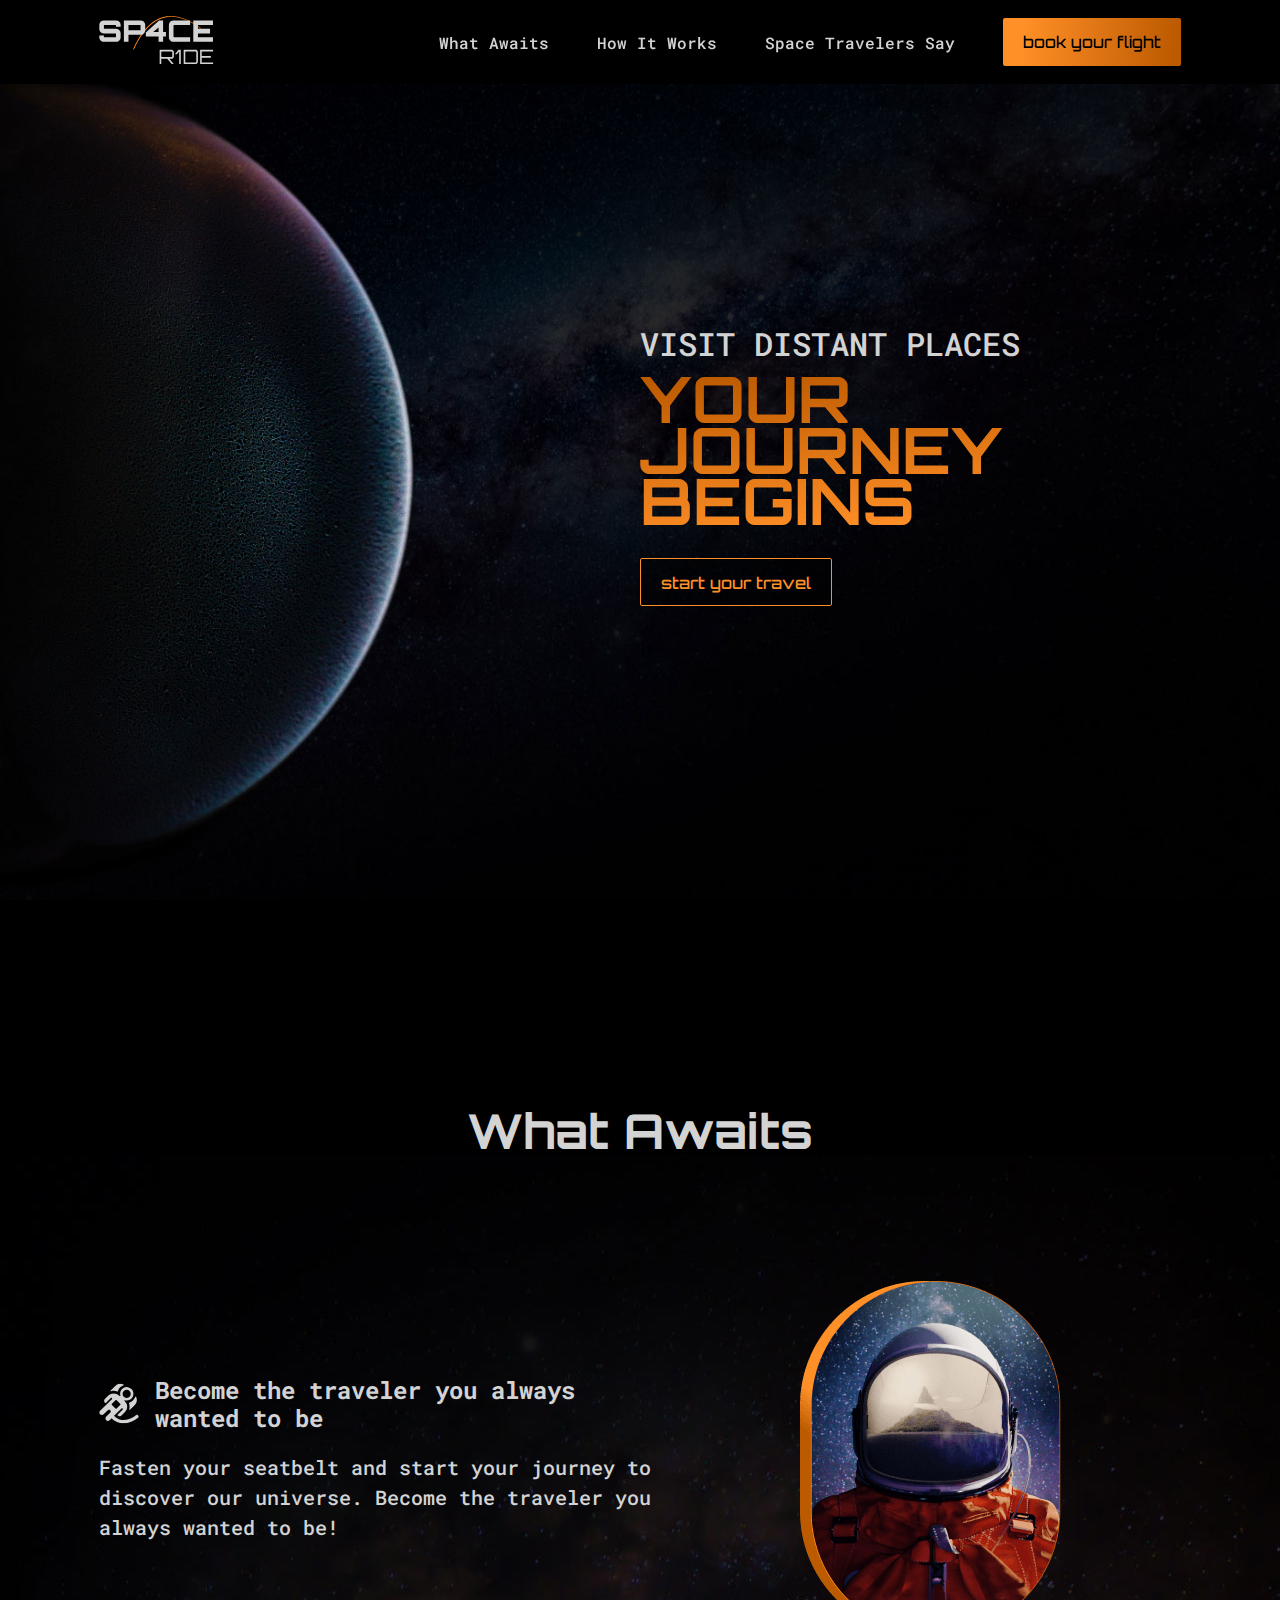
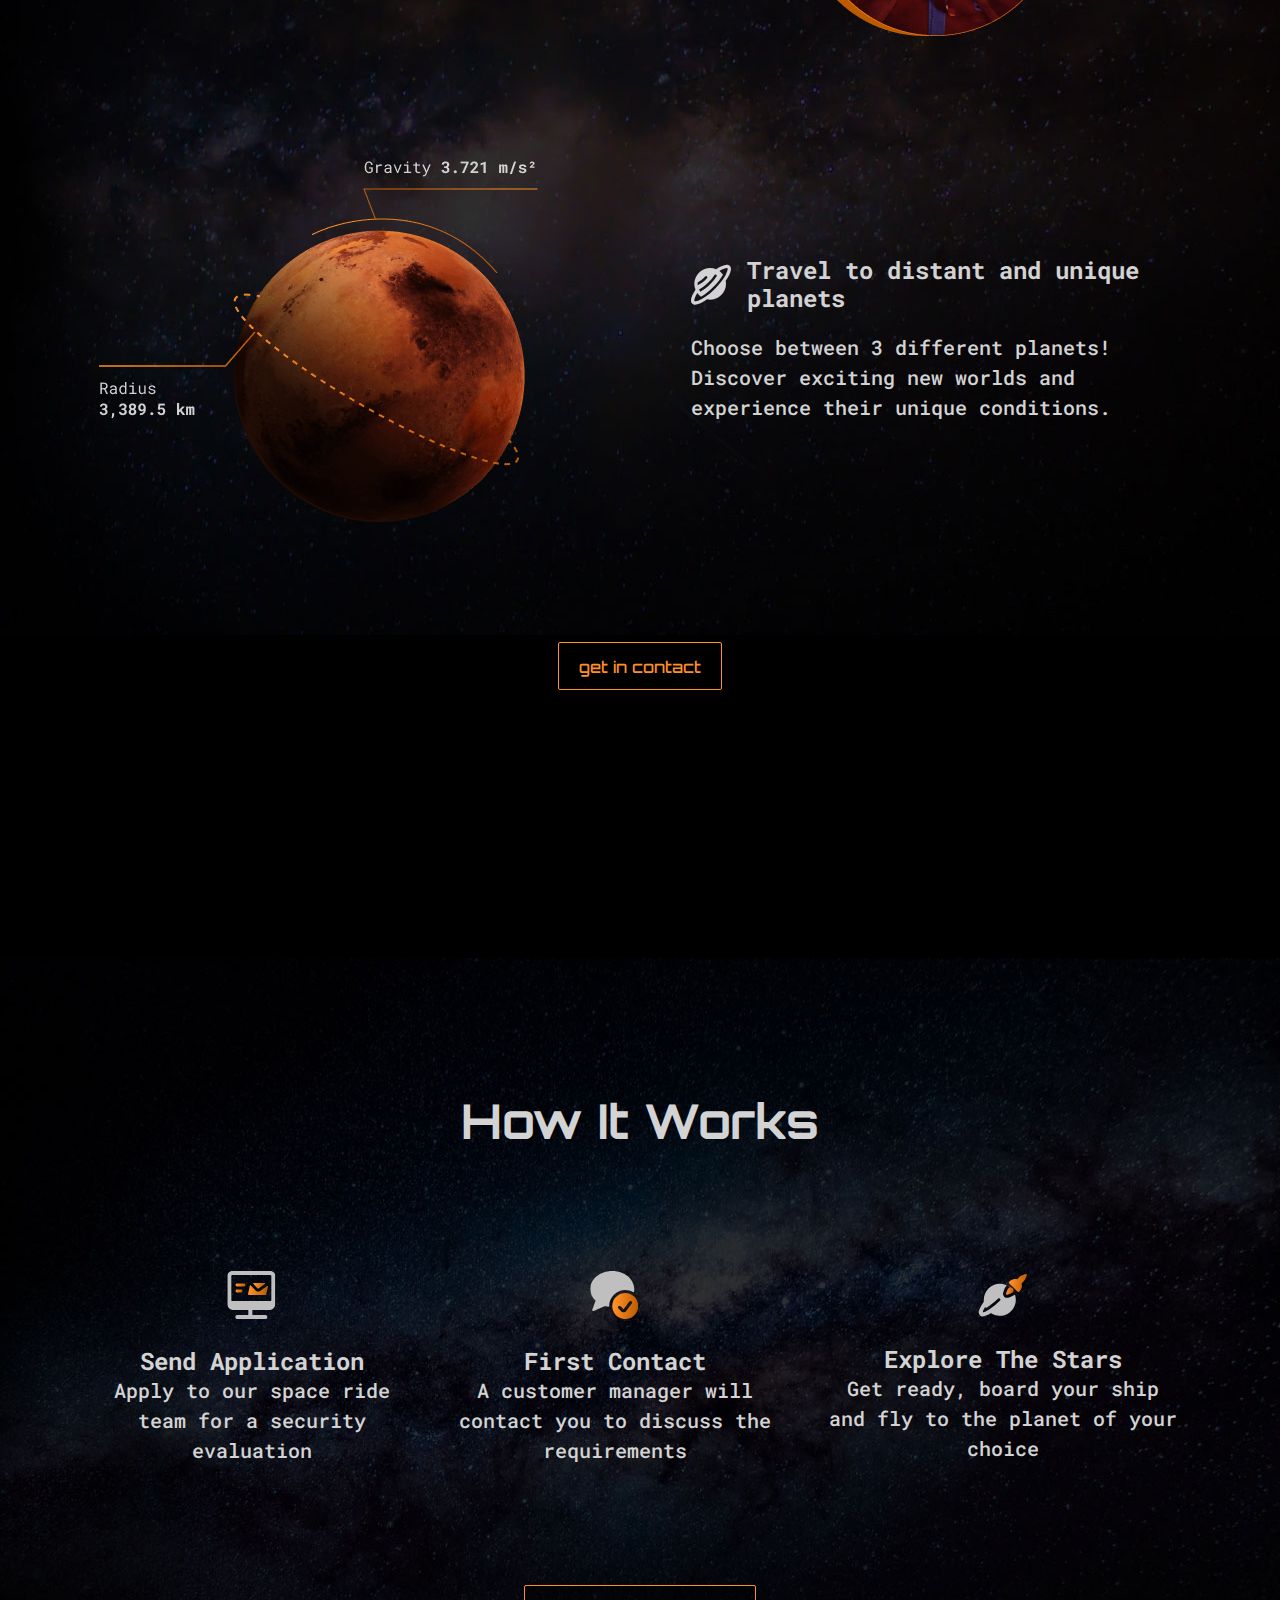
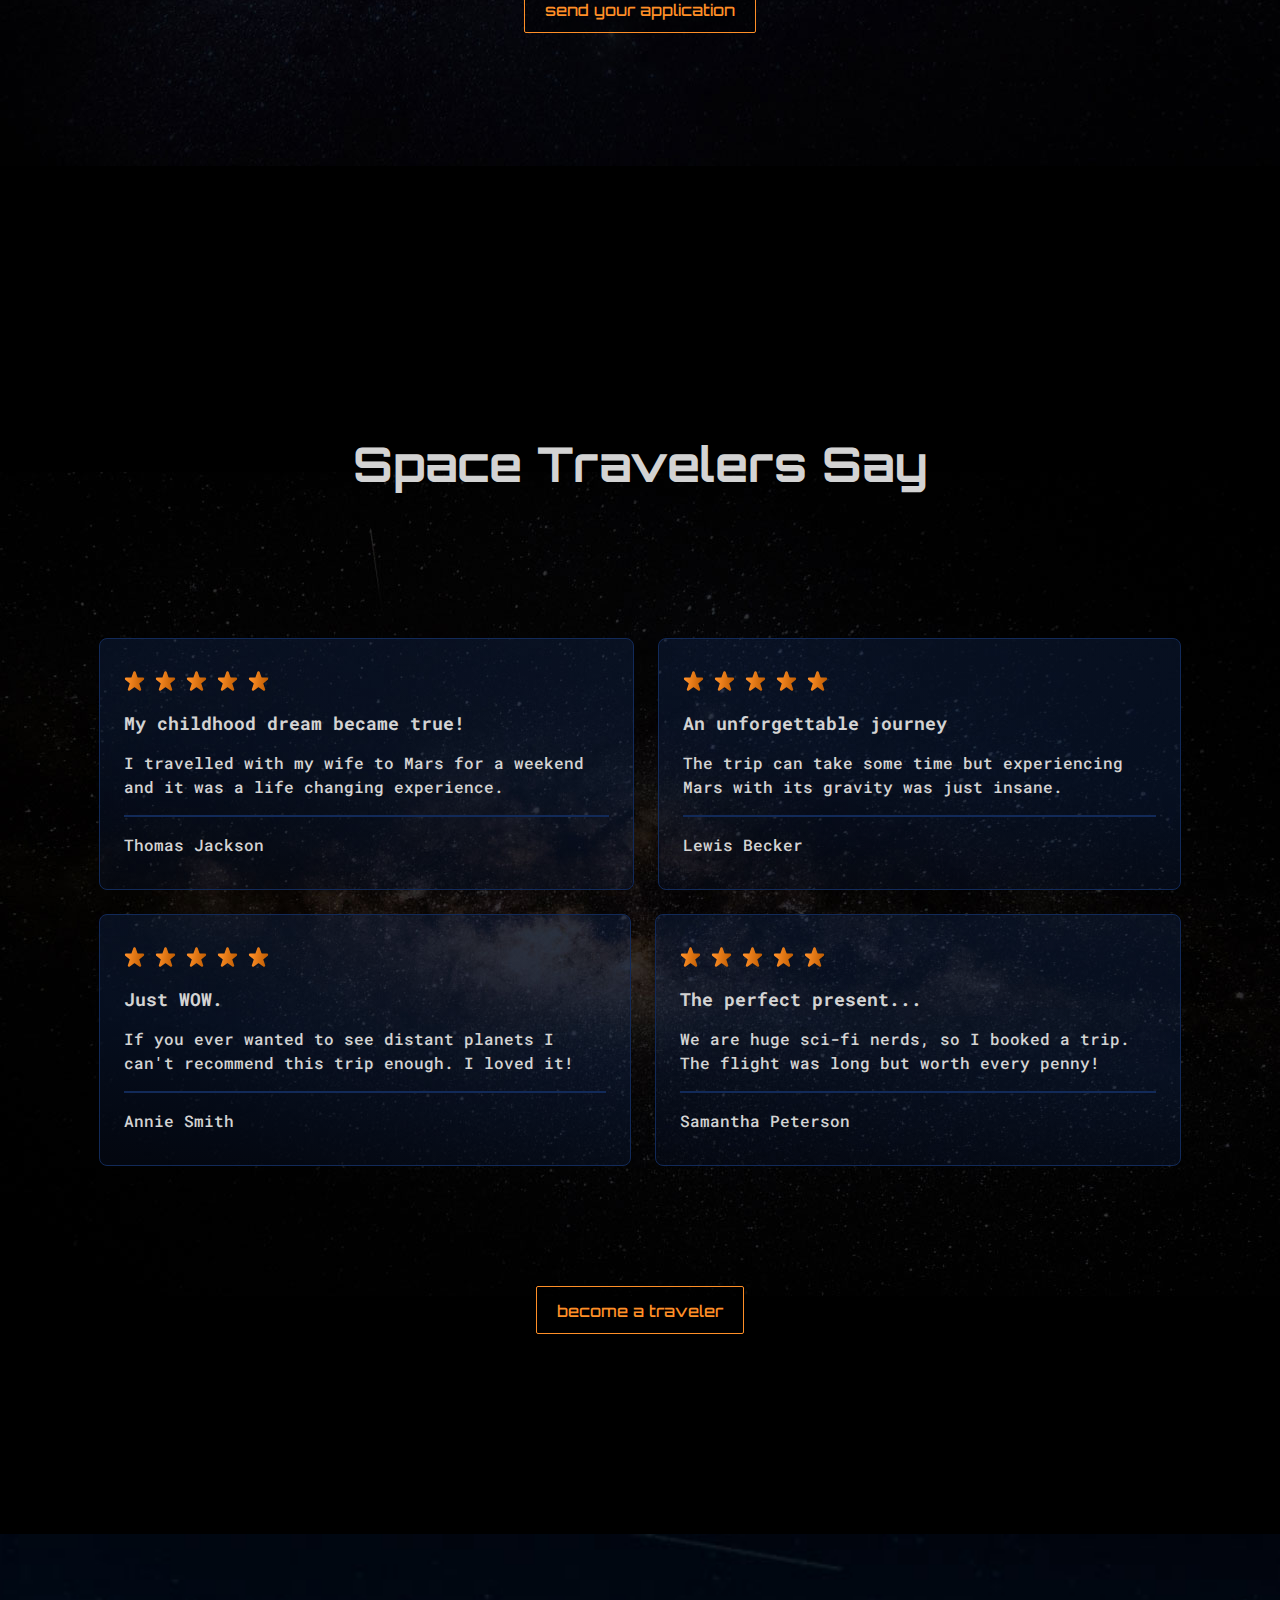
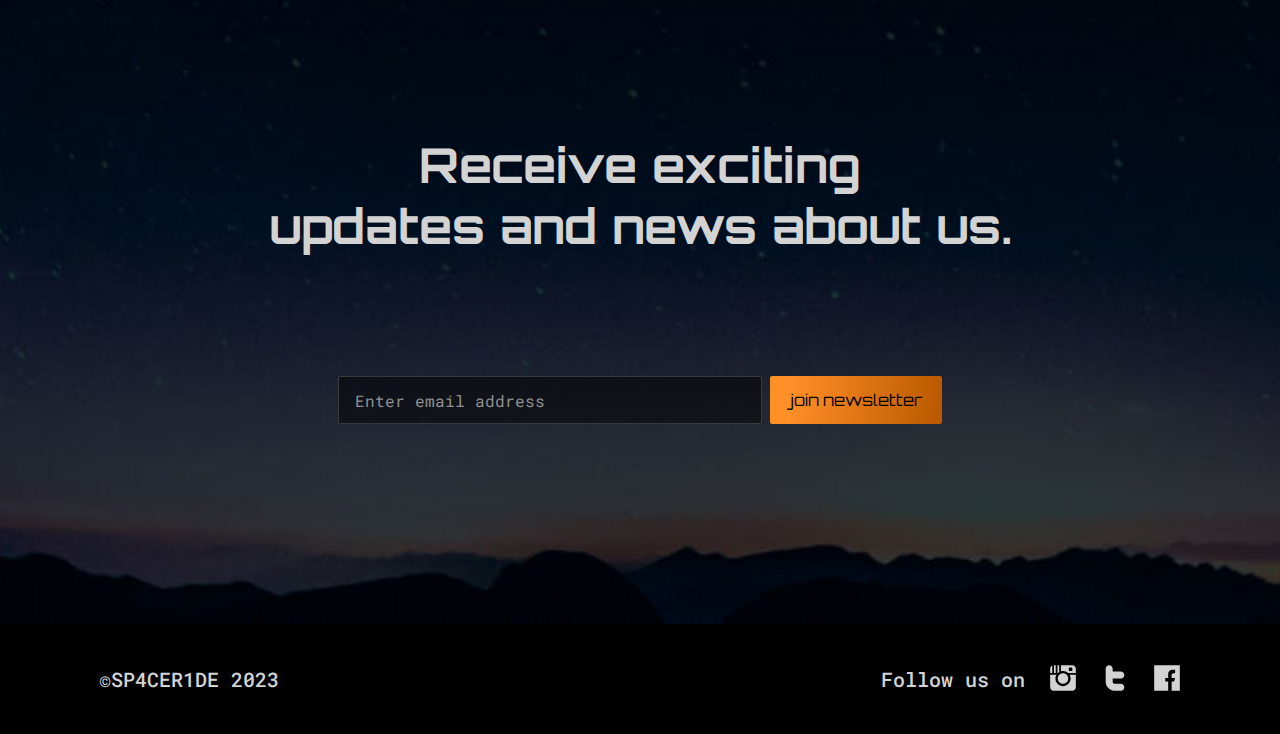
<file: index.html>
<!DOCTYPE html>
<html lang="en">

<head>
    <meta charset="UTF-8">
    <meta http-equiv="X-UA-Compatible" content="IE=edge">
    <meta name="viewport" content="width=device-width, initial-scale=1.0">
    <meta name="description" content="Service for traveling into space and visiting distant planets">
    <meta name="keywords" content="space traveling, visiting planets, galaxy, solar system">
    <link rel="stylesheet" href="assets/css/style.css">
    <title>Space Ride</title>
</head>

<body>

    <!-- HEADER & NAVIGATION -->
    <header>
        <div class="container navbar">
            <a href="index.html">
                <img src="assets/images/logo.svg" alt="Space Ride Logo">
            </a>
            <!-- burger menu icon for mobile -->
            <input type="checkbox" id="check">
            <label for="check" id="burger-menu"><img src="assets/images/mobile-menu.svg" alt="mobile menu"></label>
            <!-- burger menu icon for mobile -->
            <ul class="nav-items">
                <li>
                    <a href="#what-awaits">What Awaits</a>
                </li>
                <li>
                    <a href="#how-it-works">How It Works</a>
                </li>
                <li>
                    <a href="#customer-reviews">Space Travelers Say</a>
                </li>
                <li>
                    <a href="register.html" class="button-primary">book your flight</a>
                </li>
            </ul>
        </div>
    </header>

    <!-- HERO SECTION -->
    <section id="hero">
        <div class="container">
            <div class="hero-content">
                <h3>Visit Distant Places</h3>
                <h1>Your<br>Journey<br>Begins</h1>
                <div><a href="register.html" class="button-secondary">start your travel</a></div>
            </div>
        </div>
    </section>

    <!-- WHAT AWAITS SECTION -->
    <section id="what-awaits" class="flex-wrapper section-spacer">
        <h2>What Awaits</h2>
        <div class="product-info">
            <div class="container reverse-order">
                <div>
                    <div class="content-heading">
                        <img src="assets/images/icon-traveler.svg" alt="Icon of astronaut">
                        <h4>Become the traveler you always wanted to be</h4>
                    </div>
                    <p>Fasten your seatbelt and start your journey to discover our universe. Become the traveler you
                        always wanted to be!</p>
                </div>
                <img src="assets/images/avatar.png" class="traveler-image" alt="Image of astronauts">
            </div>
        </div>
        <div class="product-info">
            <div class="container">
                <img src="assets/images/mars.png" alt="Image of planet mars">
                <div>
                    <div class="content-heading">
                        <img src="assets/images/icon-mars.svg" alt="Icon of planet mars">
                        <h4>Travel to distant and unique planets</h4>
                    </div>
                    <p>Choose between 3 different planets! Discover exciting new worlds and experience their unique conditions.</p>
                </div>
            </div>
        </div>
        <div><a href="register.html" class="button-secondary">get in contact</a></div>
    </section>

    <!-- HOW IT WORKS SECTION -->
    <section id="how-it-works" class="flex-wrapper section-spacer">
        <h2>How It Works</h2>
        <div class="container">
            <div class="process-step">
                <img src="assets/images/icon-application.svg" alt="Icon of a form">
                <h4>Send Application</h4>
                <p>Apply to our space ride team for a security evaluation</p>
            </div>
            <div class="process-step">
                <img src="assets/images/icon-contact.svg" alt="Icon of a speach bubble">
                <h4>First Contact</h4>
                <p>A customer manager will contact you to discuss the requirements</p>
            </div>
            <div class="process-step">
                <img src="assets/images/icon-fly.svg" alt="Icon of a rocket flying into space">
                <h4>Explore The Stars</h4>
                <p>Get ready, board your ship and fly to the planet of your choice</p>
            </div>
        </div>
        <div><a href="register.html" class="button-secondary">send your application</a></div>
    </section>

    <!-- CUSTOMER REVIEWS SECTION -->
    <section id="customer-reviews" class="flex-wrapper section-spacer">
        <h2>Space Travelers Say</h2>
        <div class="container">
            <div class="review-box">
                <div class="review">
                    <img src="assets/images/icon-star.svg" alt="Icon of a star">
                    <img src="assets/images/icon-star.svg" alt="Icon of a star">
                    <img src="assets/images/icon-star.svg" alt="Icon of a star">
                    <img src="assets/images/icon-star.svg" alt="Icon of a star">
                    <img src="assets/images/icon-star.svg" alt="Icon of a star">
                    <h5>My childhood dream became true!</h5>
                    <p>I travelled with my wife to Mars for a weekend and it was a life changing experience.</p>
                    <hr>
                    <p>Thomas Jackson</p>
                </div>
                <div class="review">
                    <img src="assets/images/icon-star.svg" alt="Icon of a star">
                    <img src="assets/images/icon-star.svg" alt="Icon of a star">
                    <img src="assets/images/icon-star.svg" alt="Icon of a star">
                    <img src="assets/images/icon-star.svg" alt="Icon of a star">
                    <img src="assets/images/icon-star.svg" alt="Icon of a star">
                    <h5>An unforgettable journey</h5>
                    <p>The trip can take some time but experiencing Mars with its gravity was just insane.</p>
                    <hr>
                    <p>Lewis Becker</p>
                </div>
            </div>
            <div class="review-box">
                <div class="review">
                    <img src="assets/images/icon-star.svg" alt="Icon of a star">
                    <img src="assets/images/icon-star.svg" alt="Icon of a star">
                    <img src="assets/images/icon-star.svg" alt="Icon of a star">
                    <img src="assets/images/icon-star.svg" alt="Icon of a star">
                    <img src="assets/images/icon-star.svg" alt="Icon of a star">
                    <h5>Just WOW.</h5>
                    <p>If you ever wanted to see distant planets I can't recommend this trip enough. I loved it!</p>
                    <hr>
                    <p>Annie Smith</p>
                </div>
                <div class="review">
                    <img src="assets/images/icon-star.svg" alt="Icon of a star">
                    <img src="assets/images/icon-star.svg" alt="Icon of a star">
                    <img src="assets/images/icon-star.svg" alt="Icon of a star">
                    <img src="assets/images/icon-star.svg" alt="Icon of a star">
                    <img src="assets/images/icon-star.svg" alt="Icon of a star">
                    <h5>The perfect present...</h5>
                    <p>We are huge sci-fi nerds, so I booked a trip. The flight was long but worth every penny!</p>
                    <hr>
                    <p>Samantha Peterson</p>
                </div>
            </div>
        </div>
        <div><a href="register.html" class="button-secondary">become a traveler</a></div>
    </section>

    <!-- NEWSLETTER SECTION -->
    <section id="newsletter" class="section-spacer">
        <h2>Receive exciting <br> updates and news about us.</h2>
        <form class="container" action="newsletter-confirmation.html" method="get">
            <input type="email" name="email" placeholder="Enter email address" required>
            <input type="submit" value="join newsletter" class="form-submit">
        </form>
    </section>

    <!-- FOOTER & SOCIAL MEDIA -->
    <footer>
        <div class="container">
            <p>©SP4CER1DE 2023</p>
            <div class="social-media">
                <p>Follow us on</p>
                <a href="https://www.instagram.com/" target="_blank" aria-label="link to instagram account">
                    <div class="social-instagram social-logo-container"></div>
                </a>
                <a href="https://twitter.com/" target="_blank" aria-label="link to twitter account">
                    <div class="social-twitter social-logo-container"></div>
                </a>
                <a href="https://www.facebook.com/" target="_blank" aria-label="link to facebook account">
                    <div class="social-facebook social-logo-container"></div>
                </a>
            </div>
        </div>
    </footer>
</body>

</html>
</file>
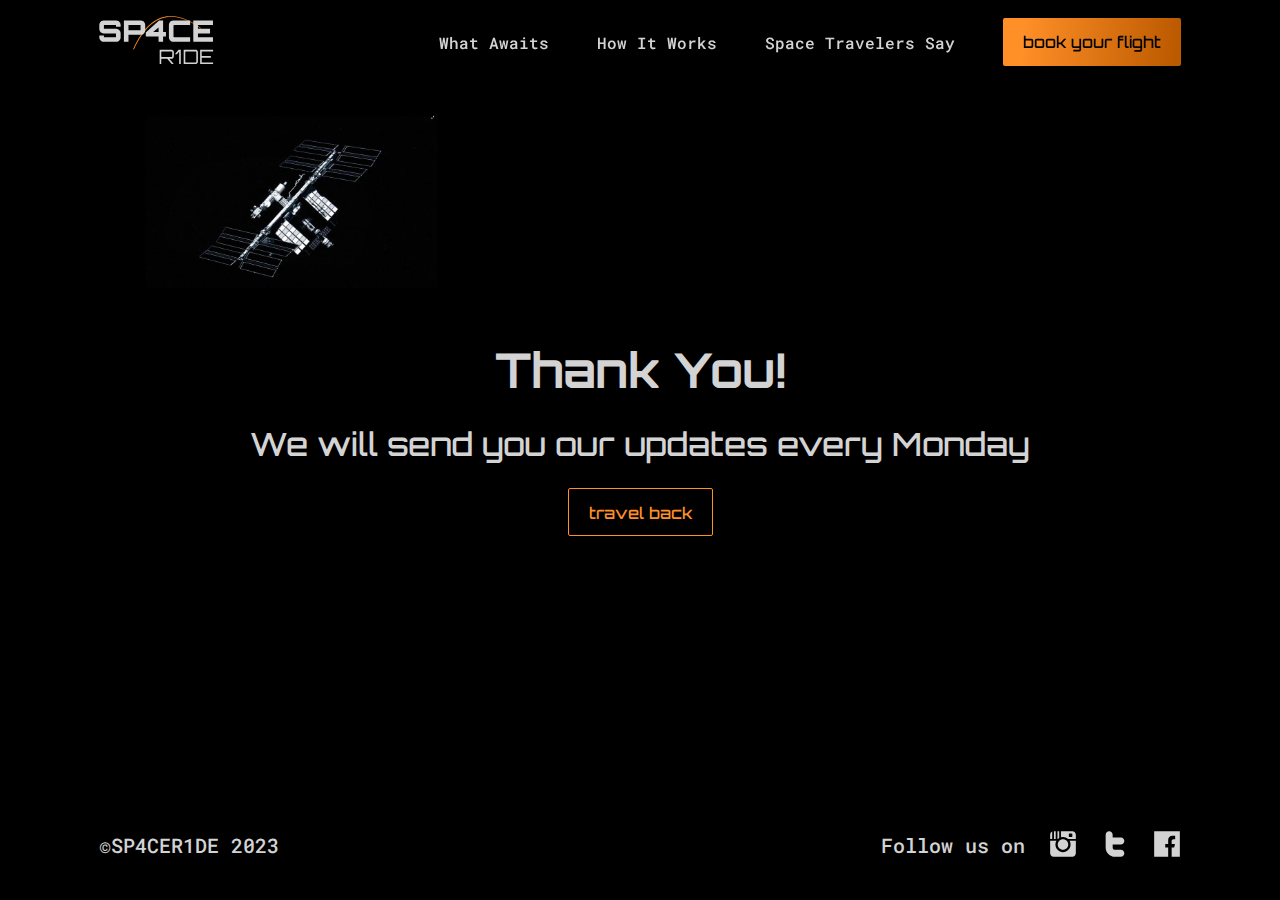
<file: newsletter-confirmation.html>
<!DOCTYPE html>
<html lang="en">

<head>
    <meta charset="UTF-8">
    <meta http-equiv="X-UA-Compatible" content="IE=edge">
    <meta name="viewport" content="width=device-width, initial-scale=1.0">
    <meta name="description" content="Service for traveling into space and visiting distant planets">
    <meta name="keywords" content="space traveling, visiting planets, galaxy, solar system">
    <link rel="stylesheet" href="assets/css/style.css">
    <title>Space Ride</title>
</head>

<body>

    <!-- HEADER & NAVIGATION -->
    <header>
        <div class="container navbar">
            <a href="index.html">
                <img src="assets/images/logo.svg" alt="Space Ride Logo">
            </a>
            <!-- burger menu icon for mobile -->
            <input type="checkbox" id="check">
            <label for="check" id="burger-menu"><img src="assets/images/mobile-menu.svg" alt="mobile menu"></label>
            <!-- burger menu icon for mobile -->
                <ul class="nav-items">
                    <li>
                        <a href="index.html#what-awaits">What Awaits</a>
                    </li>
                    <li>
                        <a href="index.html#how-it-works">How It Works</a>
                    </li>
                    <li>
                        <a href="index.html#customer-reviews">Space Travelers Say</a>
                    </li>
                    <li>
                        <a href="register.html" class="button-primary">book your flight</a>
                    </li>
                </ul>
        </div>
    </header>

    <!-- NEWSLETTER CONFIRMATION SECTION -->
    <section id="newsletter-confirmation" class="flex-wrapper">
        <h2>Thank You!</h2>
        <h3>We will send you our updates every Monday</h3>
        <div><a href="index.html" class="button-secondary">travel back</a></div>
    </section>

    <!-- FOOTER & SOCIAL MEDIA -->
    <footer>
        <div class="container">
            <p>©SP4CER1DE 2023</p>
            <div class="social-media">
                <p>Follow us on</p>
                <a href="https://www.instagram.com/" target="_blank" aria-label="link to instagram account">
                    <div class="social-instagram social-logo-container"></div>
                </a>
                <a href="https://twitter.com/" target="_blank" aria-label="link to twitter account">
                    <div class="social-twitter social-logo-container"></div>
                </a>
                <a href="https://www.facebook.com/" target="_blank" aria-label="link to facebook account">
                    <div class="social-facebook social-logo-container"></div>
                </a>
            </div>
        </div>
    </footer>
</body>

</html>
</file>
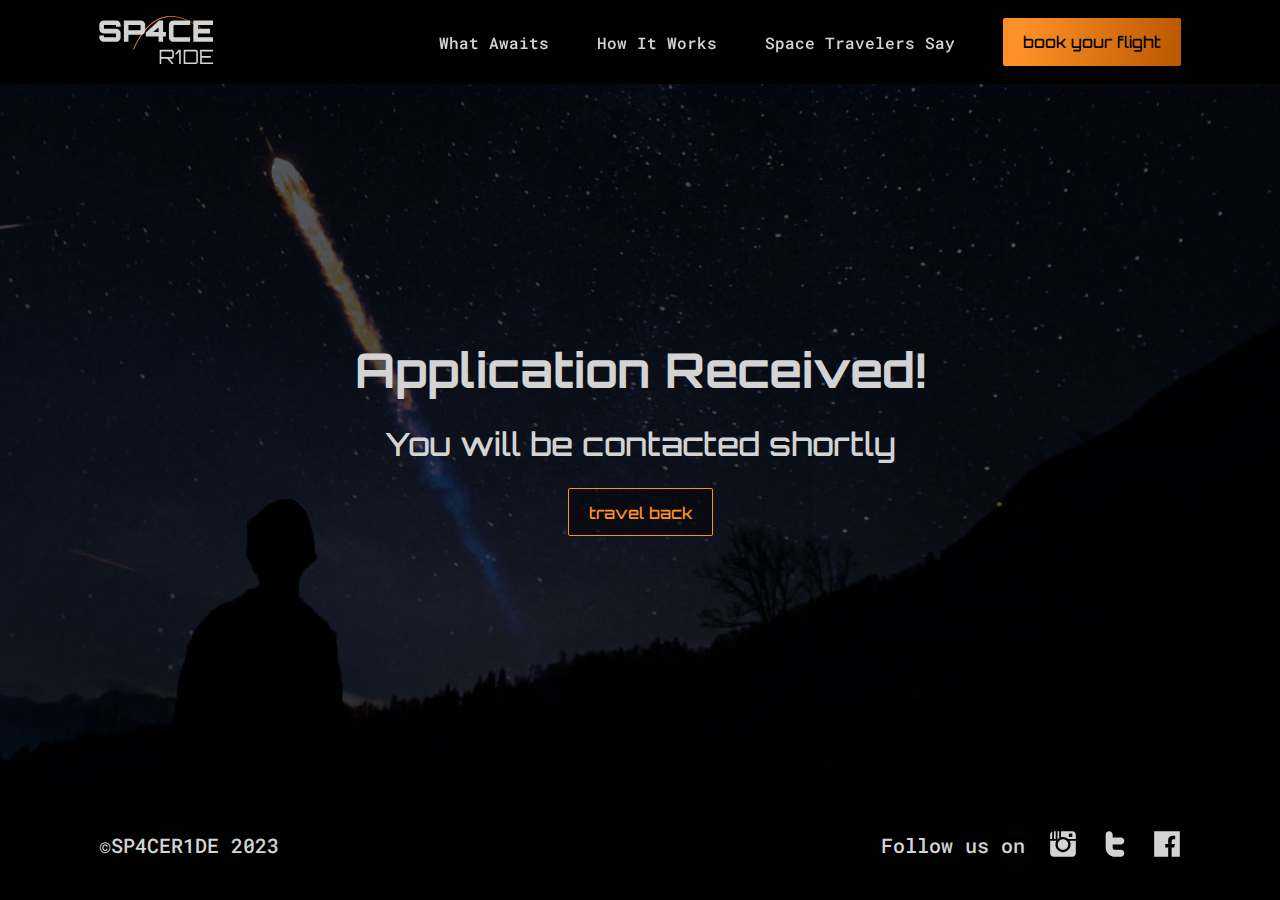
<file: register-confirmation.html>
<!DOCTYPE html>
<html lang="en">

<head>
    <meta charset="UTF-8">
    <meta http-equiv="X-UA-Compatible" content="IE=edge">
    <meta name="viewport" content="width=device-width, initial-scale=1.0">
    <meta name="description" content="Service for traveling into space and visiting distant planets">
    <meta name="keywords" content="space traveling, visiting planets, galaxy, solar system">
    <link rel="stylesheet" href="assets/css/style.css">
    <title>Space Ride</title>
</head>

<body>

    <!-- HEADER & NAVIGATION -->
    <header>
        <div class="container navbar">
            <a href="index.html">
                <img src="assets/images/logo.svg" alt="Space Ride Logo">
            </a>
            <!-- burger menu icon for mobile -->
            <input type="checkbox" id="check">
            <label for="check" id="burger-menu"><img src="assets/images/mobile-menu.svg" alt="mobile menu"></label>
            <!-- burger menu icon for mobile -->
                <ul class="nav-items">
                    <li>
                        <a href="index.html#what-awaits">What Awaits</a>
                    </li>
                    <li>
                        <a href="index.html#how-it-works">How It Works</a>
                    </li>
                    <li>
                        <a href="index.html#customer-reviews">Space Travelers Say</a>
                    </li>
                    <li>
                        <a href="register.html" class="button-primary">book your flight</a>
                    </li>
                </ul>
        </div>
    </header>

    <!-- REGISTER CONFIRMATION SECTION -->
    <section id="register-confirmation" class="flex-wrapper">
        <h2>Application Received!</h2>
        <h3>You will be contacted shortly</h3>
        <div><a href="index.html" class="button-secondary">travel back</a></div>
    </section>

    <!-- FOOTER & SOCIAL MEDIA -->
    <footer>
        <div class="container">
            <p>©SP4CER1DE 2023</p>
            <div class="social-media">
                <p>Follow us on</p>
                <a href="https://www.instagram.com/" target="_blank" aria-label="link to instagram account">
                    <div class="social-instagram social-logo-container"></div>
                </a>
                <a href="https://twitter.com/" target="_blank" aria-label="link to twitter account">
                    <div class="social-twitter social-logo-container"></div>
                </a>
                <a href="https://www.facebook.com/" target="_blank" aria-label="link to facebook account">
                    <div class="social-facebook social-logo-container"></div>
                </a>
            </div>
        </div>
    </footer>
</body>

</html>
</file>
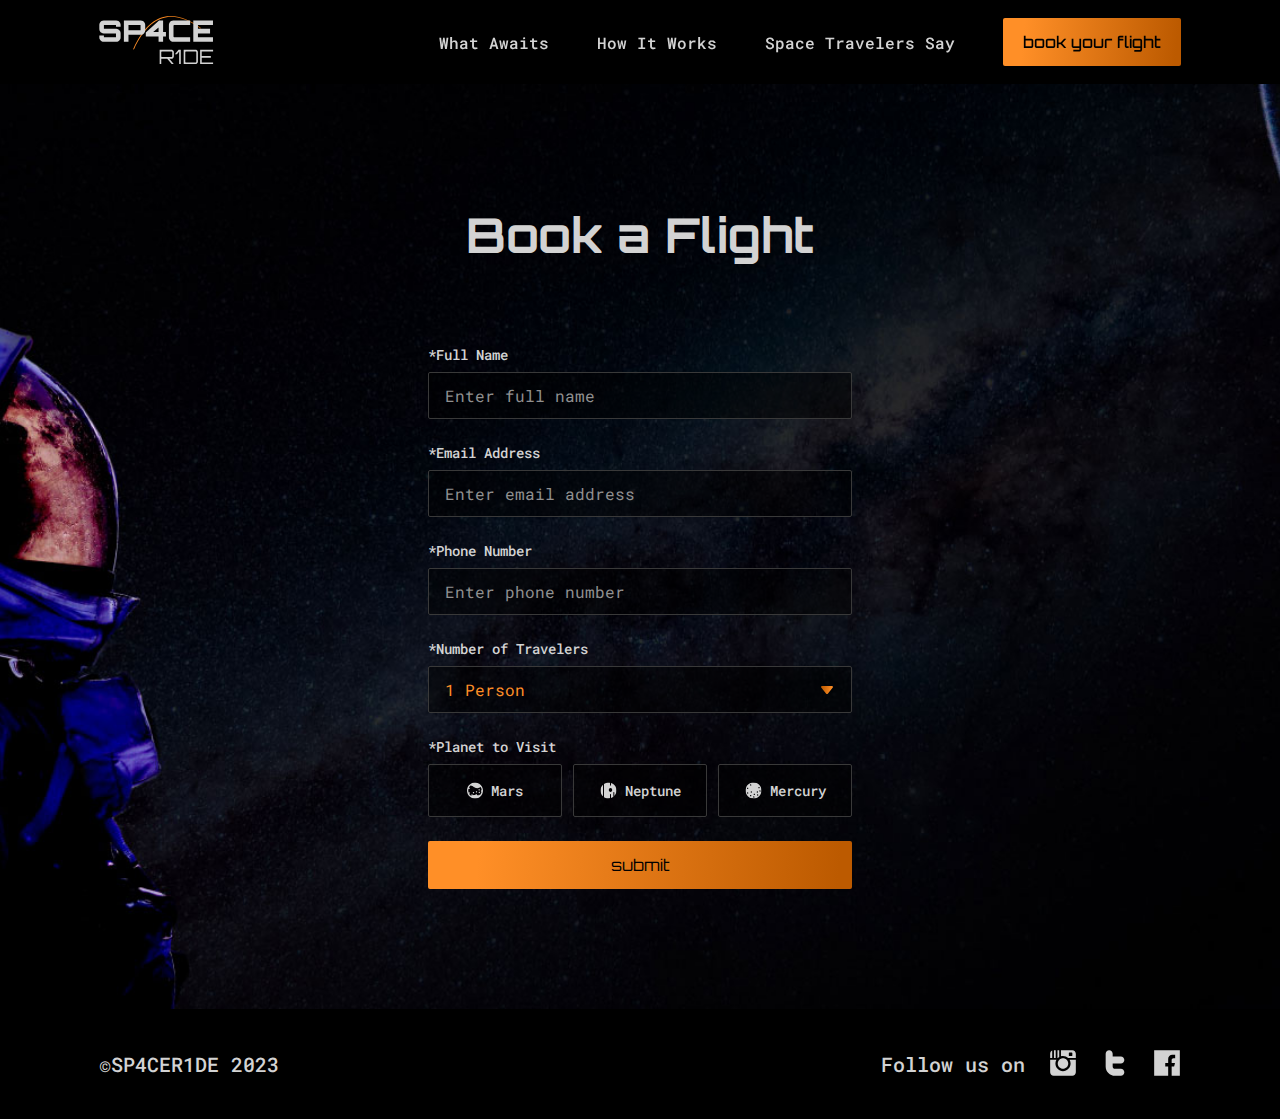
<file: register.html>
<!DOCTYPE html>
<html lang="en">

<head>
    <meta charset="UTF-8">
    <meta http-equiv="X-UA-Compatible" content="IE=edge">
    <meta name="viewport" content="width=device-width, initial-scale=1.0">
    <meta name="description" content="Service for traveling into space and visiting distant planets">
    <meta name="keywords" content="space traveling, visiting planets, galaxy, solar system">
    <link rel="stylesheet" href="assets/css/style.css">
    <title>Space Ride</title>
</head>

<body>

    <!-- HEADER & NAVIGATION -->
    <header>
        <div class="container navbar">
            <a href="index.html">
                <img src="assets/images/logo.svg" alt="Space Ride Logo">
            </a>
            <!-- burger menu icon for mobile -->
            <input type="checkbox" id="check">
            <label for="check" id="burger-menu"><img src="assets/images/mobile-menu.svg" alt="mobile menu"></label>
            <!-- burger menu icon for mobile -->
            <ul class="nav-items">
                <li>
                    <a href="index.html#what-awaits">What Awaits</a>
                </li>
                <li>
                    <a href="index.html#how-it-works">How It Works</a>
                </li>
                <li>
                    <a href="index.html#customer-reviews">Space Travelers Say</a>
                </li>
                <li>
                    <a href="register.html" class="button-primary">book your flight</a>
                </li>
            </ul>
        </div>
    </header>

    <!-- REGISTER SECTION -->
    <section id="register" class="flex-wrapper">
        <h2>Book a Flight</h2>
        <div class="container">
            <form action="register-confirmation.html" method="get">
                <div class="register-item">
                    <label for="full-name">*Full Name</label>
                    <input type="text" id="full-name" name="full-name" placeholder="Enter full name" required>
                </div>
                <div class="register-item">
                    <label for="email">*Email Address</label>
                    <input type="email" id="email" name="email" placeholder="Enter email address" required>
                </div>
                <div class="register-item">
                    <label for="phone">*Phone Number</label>
                    <input type="tel" id="phone" name="phone" placeholder="Enter phone number" required>
                </div>
                <div class="register-item">
                    <label for="attendees">*Number of Travelers</label>
                    <select name="attendees" id="attendees" required>
                        <option value="" disabled>Select number of attendees</option>
                        <option value="1">1 Person</option>
                        <option value="2">2 Persons</option>
                        <option value="3">3 Persons</option>
                        <option value="4">4 Persons</option>
                        <option value="5">5 Persons</option>
                        <option value="5+">More than 5 Persons</option>
                    </select>
                </div>
                <fieldset class="planet-selection">
                    <legend>*Planet to Visit</legend>
                    <input type="radio" name="planet" value="mars" id="mars" class="planet-item" required>
                    <label for="mars" class="planet-label"><img src="assets/images/icon-planet-mars.svg"
                            alt="icon of planet mars">Mars</label>
                    <input type="radio" name="planet" value="neptune" id="neptune" class="planet-item">
                    <label for="neptune" class="planet-label"><img src="assets/images/icon-planet-neptune.svg"
                            alt="icon of planet neptune">Neptune</label>
                    <input type="radio" name="planet" value="mercury" id="mercury" class="planet-item">
                    <label for="mercury" class="planet-label"><img src="assets/images/icon-planet-mercury.svg"
                            alt="icon of planet mercury">Mercury</label>
                </fieldset>
                <input type="submit" class="form-submit" value="submit">
            </form>
        </div>
    </section>

    <!-- FOOTER & SOCIAL MEDIA -->
    <footer>
        <div class="container">
            <p>©SP4CER1DE 2023</p>
            <div class="social-media">
                <p>Follow us on</p>
                <a href="https://www.instagram.com/" target="_blank" aria-label="link to instagram account">
                    <div class="social-instagram social-logo-container"></div>
                </a>
                <a href="https://twitter.com/" target="_blank" aria-label="link to twitter account">
                    <div class="social-twitter social-logo-container"></div>
                </a>
                <a href="https://www.facebook.com/" target="_blank" aria-label="link to facebook account">
                    <div class="social-facebook social-logo-container"></div>
                </a>
            </div>
        </div>
    </footer>
</body>

</html>
</file>
<file: assets/css/style.css>
@import url('https://fonts.googleapis.com/css2?family=Orbitron:wght@500;700;800&family=Roboto+Mono:wght@400;700&display=swap');

/* GENERAL STYLES */

* {
    padding: 0;
    margin: 0;
    border: 0;
}

html {
    scroll-behavior: smooth;
}

body {
    font-family: "Roboto Mono", sans-serif;
    font-weight: 500;
    background-color: #000;
    color: #d3d3d3;
    padding-top: 84px;
}

.container {
    width: 1082px;
    margin: 0 auto;
}

.flex-wrapper {
    display: flex;
    flex-direction: column;
    align-items: center;
}

.section-spacer {
    padding: 200px 0;
    gap: 120px;
}

.content-heading {
    display: flex;
    gap: 16px;
    align-items: center;
    padding-bottom: 20px;
}

/* GENERAL STYLES */

/* COMPONENTS */

.button-primary {
    display: inline-block;
    height: 48px;
    font-size: 1rem;
    line-height: 1rem;
    font-family: Orbitron, sans-serif;
    box-sizing: border-box;
    border-radius: 2px;
    padding: 16px 20px;
    color: #000;
    background: linear-gradient(95.59deg, #FF8F27 12.01%, #BC5A00 96.6%);
}

.button-primary:hover {
    box-shadow: 0px 0px 18px rgba(215, 129, 0, 0.7);
}

.button-secondary {
    width: fit-content;
    display: inline-block;
    height: 48px;
    font-size: 1rem;
    line-height: 1rem;
    font-family: Orbitron, sans-serif;
    box-sizing: border-box;
    border: 1px solid #FF8F27;
    border-radius: 2px;
    padding: 16px 20px;
    color: #FF8F27;
    background: rgba(0, 0, 0, .4);
}

.button-secondary:hover {
    box-shadow: 0px 0px 18px rgba(215, 129, 0, 0.7);
}

label {
    font-size: 0.875rem;
}

input {
    width: 390px;
    font-size: 1rem;
    font-family: "Roboto Mono", sans-serif;
    padding: 12px 16px;
    background: rgba(0, 0, 0, 0.5);
    border: 1px solid #393939;
    border-radius: 2px;
    color: #FF8F27;
}

input::placeholder {
    color: #909090;
}

input:hover {
    box-shadow: 0px 0px 18px rgba(215, 129, 0, 0.7);
}

input:focus {
    outline: 1px solid #FF8F27;
}

select {
    width: 424px;
    font-size: 1rem;
    font-family: "Roboto Mono", sans-serif;
    padding: 12px 16px;
    background: rgba(0, 0, 0, .5);
    border: 1px solid #393939;
    border-radius: 2px;
    color: #FF8F27;
    /* solution that helped me style select arrow https://codepen.io/btn-ninja/pen/OJNrome */
    -webkit-appearance: none;
    background-image: url('../images/chevron-down.svg');
    background-repeat: no-repeat;
    background-position: right center; 
    background-position: calc(100% - 16px) center; 
}

select:hover {
    box-shadow: 0px 0px 18px rgba(215, 129, 0, 0.7);
}

select:focus {
    outline: 1px solid #FF8F27;
}

fieldset legend {
    font-size: 0.875rem;
    padding-bottom: 8px;
}

.form-submit {
    width: 100%;
    font-size: 1rem;
    line-height: 1rem;
    font-family: Orbitron, sans-serif;
    border: none;
    box-sizing: border-box;
    border-radius: 2px;
    padding: 16px 20px;
    color: #000;
    background: linear-gradient(95.59deg, #FF8F27 12.01%, #BC5A00 96.6%);
}

.form-submit:hover {
    box-shadow: 0px 0px 18px rgba(215, 129, 0, 0.7);
}

/* COMPONENTS */

/* TEXT STYLES */

h1 {
    font-family: Orbitron, sans-serif;
    font-size: 4rem;
    line-height: 3.2rem;
}

h2 {
    font-family: Orbitron, sans-serif;
    font-size: 3rem;
    text-align: center;
}

h3 {
    font-size: 2rem;
    font-weight: 500;
}

h4 {
    font-size: 1.5rem;
    line-height: 1.75rem;
}

h5 {
    font-size: 1.125rem;
}

p {
    font-size: 1.25rem;
    line-height: 150%;
}

a {
    text-decoration: none;
    color: inherit;
}

/* TEXT STYLES */

/* HEADER */

header {
    position: fixed;
    width: 100%;
    top: 0;
    background-color: rgba(0, 0, 0, .9)
}

.navbar {
    display: flex;
    justify-content: space-between;
    padding: 1rem;
}

.nav-items {
    display: flex;
    align-items: center;
    gap: 3rem;
}

.nav-items li {
    list-style-type: none;
}

.nav-items a:hover {
    text-decoration: underline;
    text-underline-offset: 4px;
    text-decoration-color: #FF8F27;
}

.nav-items .button-primary:hover {
    text-decoration: none;
}

#check, #burger-menu {
    display: none;
}

/* HEADER */

/* HERO */

#hero {
    display: flex;
    align-items: center;
    height: calc(100vh - 84px);
    background: url('../images/bg-hero.jpg') no-repeat center center;
    background-size: auto 100%;
}

.hero-content {
    width: 50%;
    float: right;
    padding-bottom: 56px;
}

.hero-content h1 {
    background: -webkit-linear-gradient(95.59deg, #FF8F27 12.01%, #BC5A00 96.6%);
    -webkit-background-clip: text;
    -webkit-text-fill-color: transparent;
    text-transform: uppercase;
    margin-bottom: 2rem;
}

.hero-content h3 {
    text-transform: uppercase;
    margin-bottom: 0.5rem;
}

/* HERO */

/* WHAT AWAITS */

#what-awaits {
    background: url(../images/bg-what-awaits.jpg) no-repeat center center;
}

.product-info {
    display: flex;
    flex-direction: column;
    gap: 120px;
}

.product-info .container {
    display: flex;
    align-items: center;
    gap: 140px;
}

.product-info img {
    max-width: 100%;
}

.traveler-image {
    padding-right: 120px;
}

/* WHAT AWAITS */

/* HOW IT WORKS */

#how-it-works {
    background: url('../images/bg-how-it-works.jpg') no-repeat center center;
}

#how-it-works .container {
    display: flex;
    gap: 32px;
    align-items: center;
}

.process-step {
    text-align: center;
}

.process-step img {
    padding-bottom: 24px;
}

/* HOW IT WORKS */

/* CUSTOMER REVIEWS */

#customer-reviews {
    background: url('../images/bg-customer-reviews.jpg') no-repeat center center;
}

.review {
    background: linear-gradient(187.32deg, rgba(21, 49, 103, 0.3) 5.78%, rgba(17, 46, 101, 0.3) 49.81%, rgba(9, 21, 51, 0.3) 96.73%);
    padding: 32px 24px;
    border-radius: 8px;
    border: 1px solid #122A59;
}

.review-box {
    display: flex;
    gap: 24px;
    padding-top: 24px;
}

.review p {
    font-size: 1rem;
    padding-top: 16px;
}

.review h5 {
    padding-top: 16px;
}

.review hr {
    border: 1px solid #122A59;
    margin-top: 16px;
}

/* CUSTOMER REVIEWS */

/* NEWSLETTER */

#newsletter {
    background: url('../images/bg-newsletter.jpg') no-repeat center center;
    background-size: cover
}

#newsletter h2 {
    padding-bottom: 120px;
}

#newsletter .container {
    display: flex;
    justify-content: center;
    gap: 8px;
}

#newsletter .form-submit {
    width: fit-content;
}

/* NEWSLETTER */

/* REGISTER */

#register {
    gap: 80px;
    padding: 120px 0;
    background: url('../images/bg-register.jpg') no-repeat center center;
    background-size: cover;
}

#register .container {
    display: flex;
    flex-direction: column;
    align-items: center;
}

.register-item {
    display: flex;
    flex-direction: column;
    gap: 8px;
    padding-bottom: 24px;
}

.planet-selection {
    display: flex;
    padding-bottom: 24px;
    justify-content: space-between;
}

/* solution that helped me style radio buttons https://stackoverflow.com/questions/5112995/how-to-replace-radio-buttons-with-images and https://stackoverflow.com/questions/17541614/use-images-instead-of-radio-buttons*/

.planet-item {
    position: absolute;
    width: 0;
    height: 0;
    opacity: 0;
}

.planet-item + label {
    display: flex;
    width: 100px;
    justify-content: center;
    gap: 8px;
    padding: 16px;
    background: rgba(0, 0, 0, .5);
    border: 1px solid #393939;
    border-radius: 2px;
}

.planet-item:hover + label {
    box-shadow: 0px 0px 18px rgba(215, 129, 0, 0.7);
}

.planet-item:checked + label {
    opacity: 1;
    outline: 1px solid #FF8F27;
    background: rgba(255, 143, 39, .1);
}

/* REGISTER */

/* REGISTER-CONFIRMATION */

#register-confirmation {
    font-family: Orbitron, sans-serif;
    height: calc(100vh - 194px);
    justify-content: center;
    text-align: center;
    gap: 24px;
    background: url('../images/bg-request-success.jpg') no-repeat center center;
    background-size: cover;
}

/* REGISTER-CONFIRMATION */

/* NEWSLETTER-CONFIRMATION */

#newsletter-confirmation {
    font-family: Orbitron, sans-serif;
    height: calc(100vh - 194px);
    justify-content: center;
    text-align: center;
    gap: 24px;
    background: url('../images/bg-success-newsletter.jpg') no-repeat center center;
    background-size: auto 100%;
}

/* NEWSLETTER-CONFIRMATION */

/* FOOTER */

footer {
    padding: 40px 0;
    background-color: #000;
}

footer .container {
    display: flex;
    justify-content: space-between;
}

.social-media {
    display: flex;
    gap: 24px;
}

.social-logo-container {
    height: 28px;
    width: 28px;
}

.social-instagram {
    background: url('../images/icon-instagram.svg') no-repeat center center;
}

.social-instagram:hover {
    background: url('../images/icon-instagram-hover.svg') no-repeat center center;
}

.social-twitter {
    background: url('../images/icon-twitter.svg') no-repeat center center;
}

.social-twitter:hover {
    background: url('../images/icon-twitter-hover.svg') no-repeat center center;
}

.social-facebook {
    background: url('../images/icon-facebook.svg') no-repeat center center;
}

.social-facebook:hover {
    background: url('../images/icon-facebook-hover.svg') no-repeat center center;
}

/* FOOTER */

/* MEDIA QUERIES */

@media screen and (max-width: 1110px) {

    .container {
        width: 90vw;
    }

    .hero-content {
        float: none;
        width: fit-content;
        margin: 0 auto;
    }
}

@media screen and (max-width: 1010px) {

    .section-spacer {
        padding: 100px 0;
        gap: 100px;
    }

    .product-info .container {
        display: flex;
        width: 80vw;
        flex-direction: column;
        align-items: center;
        gap: 80px;
    }

    .product-info .reverse-order {
        flex-direction: column-reverse;
    }

    .product-info {
        text-align: center;
    }

    .traveler-image {
        padding-right: 0;
    }

    .content-heading {
        flex-direction: column;
    }

    #how-it-works .container {
        flex-direction: column;
        width: 70%;
    }

    /* solution that helped create mobile navigation using only html/css https://www.youtube.com/watch?v=oLgtucwjVII */
    .nav-items {
        flex-direction: column;
        position: fixed;
        width: 100%;
        height: fit-content;
        padding: 56px 0;
        background-color: rgba(0, 0, 0, .9);
        top: 80px;
        left: -100%;
        font-size: 1.25rem;
        text-align: center;
        transition: all .5s;
    }

    #burger-menu {
        display: block;
    }
    
    #check:checked ~ .nav-items {
        left: 0;
    }
}

@media screen and (max-width: 767px) {
    
    .review-box {
        flex-direction: column;
    }
}

@media screen and (max-width: 560px) {
   
    h2 {
        font-size: 2rem;
    }

}

@media screen and (max-width: 430px) {
   
    h1 {
        font-size: 3rem;
        line-height: 2.5rem;;
    }

    h3 {
        font-size: 1.5rem;
    }

    #hero {
        height: calc(60vh - 84px);
    }

    #newsletter .container {
        flex-direction: column;
        gap: 16px;
    }

    #newsletter input {
        width: -webkit-fill-available;
    }

    #newsletter .form-submit {
        width: -webkit-fill-available;
    }

    #register form {
        width: 100%;
    }

    .register-item input, select {
        max-width: -webkit-fill-available;
    }

    .planet-selection {
        flex-direction: column;
        gap: 8px;
    }

    footer .container {
        flex-direction: column-reverse;
        gap: 16px;
    }

}

/* MEDIA QUERIES */
</file>
